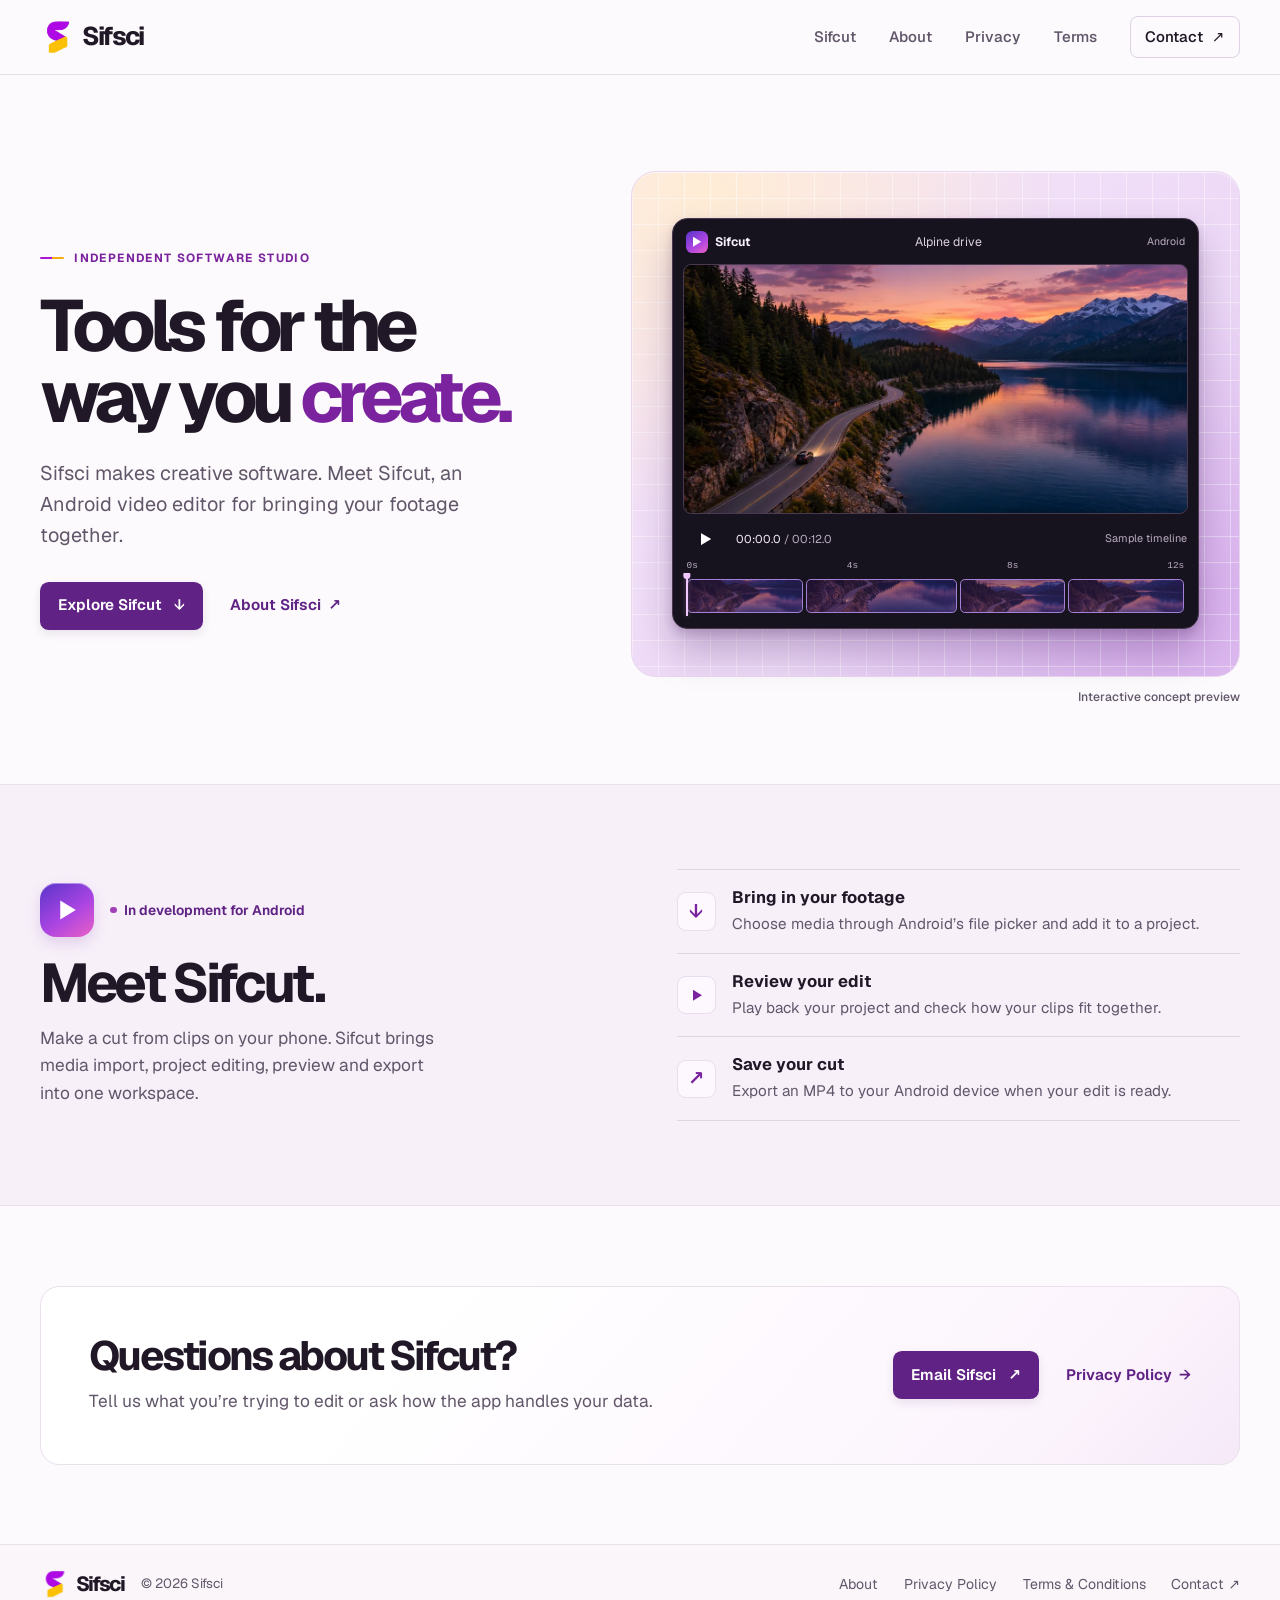
<file: index.html>
<!doctype html>
<html lang="en">
<head>
  <meta charset="utf-8">
  <meta name="viewport" content="width=device-width, initial-scale=1">
  <title>Sifsci — Creative software for everyday ideas</title>
  <meta name="description" content="Sifsci is an independent software studio building Sifcut, a video editor for Android.">
  <meta name="theme-color" content="#fcfafc">
  <meta property="og:type" content="website">
  <meta property="og:site_name" content="Sifsci">
  <meta property="og:title" content="Sifsci — Creative software for everyday ideas">
  <meta property="og:description" content="Sifsci is an independent software studio building Sifcut, a video editor for Android.">
  <link rel="icon" href="./assets/favicon.png" type="image/png">
  <link rel="preload" href="./assets/geist.woff" as="font" type="font/woff" crossorigin>
  <link rel="stylesheet" href="./assets/site.css">
  <script src="./assets/site.js" defer></script>
</head>
<body>
  <a class="skip-link" href="#main">Skip to content</a>
  <header class="site-header">
    <div class="shell header-inner">
      <a class="brand" href="./" aria-label="Sifsci home">
        <img src="./assets/sifsci-mark.png" width="36" height="36" alt="">
        <span>Sifsci</span>
      </a>
      <button class="menu-toggle" type="button" aria-controls="primary-nav" aria-label="Open navigation" aria-expanded="false" hidden>
        <span></span><span></span>
      </button>
      <nav class="primary-nav" id="primary-nav" aria-label="Main navigation">
        <a href="./#sifcut">Sifcut</a>
        <a href="./about/">About</a>
        <a href="./privacy-policy/">Privacy</a>
        <a href="./terms/">Terms</a>
        <a class="nav-contact" href="mailto:ronit@sifsci.com">Contact <span aria-hidden="true">↗</span></a>
      </nav>
    </div>
  </header>
  <main id="main">
    <section class="shell hero" aria-labelledby="hero-title">
      <div class="hero-copy">
        <p class="eyebrow">Independent software studio</p>
        <h1 id="hero-title">Tools for the<br class="hero-break"> way you <span>create.</span></h1>
        <p class="hero-lede">Sifsci makes creative software. Meet Sifcut, an Android video editor for bringing your footage together.</p>
        <div class="hero-actions">
          <a class="button button-primary" href="#sifcut">Explore Sifcut <span aria-hidden="true">↓</span></a>
          <a class="text-link" href="./about/">About Sifsci <span aria-hidden="true">↗</span></a>
        </div>
      </div>

      <figure class="hero-visual">
        <div class="preview-stage">
          <div class="editor" data-editor>
            <div class="editor-titlebar">
              <span class="editor-app"><span class="sifcut-mark" aria-hidden="true"></span>Sifcut</span>
              <span class="editor-project">Alpine drive</span>
              <span class="editor-platform">Android</span>
            </div>
            <div class="editor-screen">
              <img class="editor-image" src="./assets/alpine-drive.webp" width="1120" height="630" alt="A road winding beside a mountain lake at dusk" fetchpriority="high">
            </div>
            <div class="editor-controls" data-controls hidden>
              <button class="play-button" type="button" aria-label="Play demo" data-play>
                <span class="play-icon" aria-hidden="true"></span>
              </button>
              <span class="editor-counter"><span data-time>00:00.0</span><span class="editor-total"> / 00:12.0</span></span>
              <span class="editor-preview-label">Sample timeline</span>
            </div>
            <div class="timeline" data-timeline hidden>
              <div class="timeline-ruler" aria-hidden="true"><span>0s</span><span>4s</span><span>8s</span><span>12s</span></div>
              <div class="timeline-track">
                <div class="timeline-clips" aria-hidden="true"><span></span><span></span><span></span><span></span></div>
                <span class="timeline-playhead" aria-hidden="true"></span>
                <label class="sr-only" for="demo-timeline">Scrub the sample timeline</label>
                <input id="demo-timeline" type="range" min="0" max="12" value="0" step="0.1">
              </div>
            </div>
          </div>
        </div>
        <figcaption>Interactive concept preview</figcaption>
      </figure>
    </section>

    <section class="product-section" id="sifcut" aria-labelledby="sifcut-title">
      <div class="shell product-inner">
        <div class="product-intro">
          <div class="product-status">
            <span class="sifcut-mark product-mark" aria-hidden="true"></span>
            <span class="status-label"><span></span> In development for Android</span>
          </div>
          <h2 id="sifcut-title">Meet Sifcut.</h2>
          <p>Make a cut from clips on your phone. Sifcut brings media import, project editing, preview and export into one workspace.</p>
        </div>
        <div class="product-details">
          <div class="workflow-step">
            <div class="workflow-icon icon-import" aria-hidden="true">↓</div>
            <div><h3>Bring in your footage</h3><p>Choose media through Android’s file picker and add it to a project.</p></div>
          </div>
          <div class="workflow-step">
            <div class="workflow-icon icon-preview" aria-hidden="true"><span></span></div>
            <div><h3>Review your edit</h3><p>Play back your project and check how your clips fit together.</p></div>
          </div>
          <div class="workflow-step">
            <div class="workflow-icon icon-export" aria-hidden="true">↗</div>
            <div><h3>Save your cut</h3><p>Export an MP4 to your Android device when your edit is ready.</p></div>
          </div>
        </div>
      </div>
    </section>

    <section class="shell contact-section" aria-labelledby="contact-title">
      <div class="contact-card">
        <div>
          <h2 id="contact-title">Questions about Sifcut?</h2>
          <p>Tell us what you’re trying to edit or ask how the app handles your data.</p>
        </div>
        <div class="contact-actions">
          <a class="button button-primary" href="mailto:ronit@sifsci.com">Email Sifsci <span aria-hidden="true">↗</span></a>
          <a class="text-link" href="./privacy-policy/">Privacy Policy <span aria-hidden="true">→</span></a>
        </div>
      </div>
    </section>
  </main>
  <footer class="site-footer">
    <div class="shell footer-inner">
      <div class="footer-brand">
        <a class="brand" href="./" aria-label="Sifsci home">
          <img src="./assets/sifsci-mark.png" width="30" height="30" alt="">
          <span>Sifsci</span>
        </a>
        <small>© 2026 Sifsci</small>
      </div>
      <nav class="footer-nav" aria-label="Footer navigation">
        <a href="./about/">About</a>
        <a href="./privacy-policy/">Privacy Policy</a>
        <a href="./terms/">Terms &amp; Conditions</a>
        <a href="mailto:ronit@sifsci.com">Contact <span aria-hidden="true">↗</span></a>
      </nav>
    </div>
  </footer>
</body>
</html>
</file>
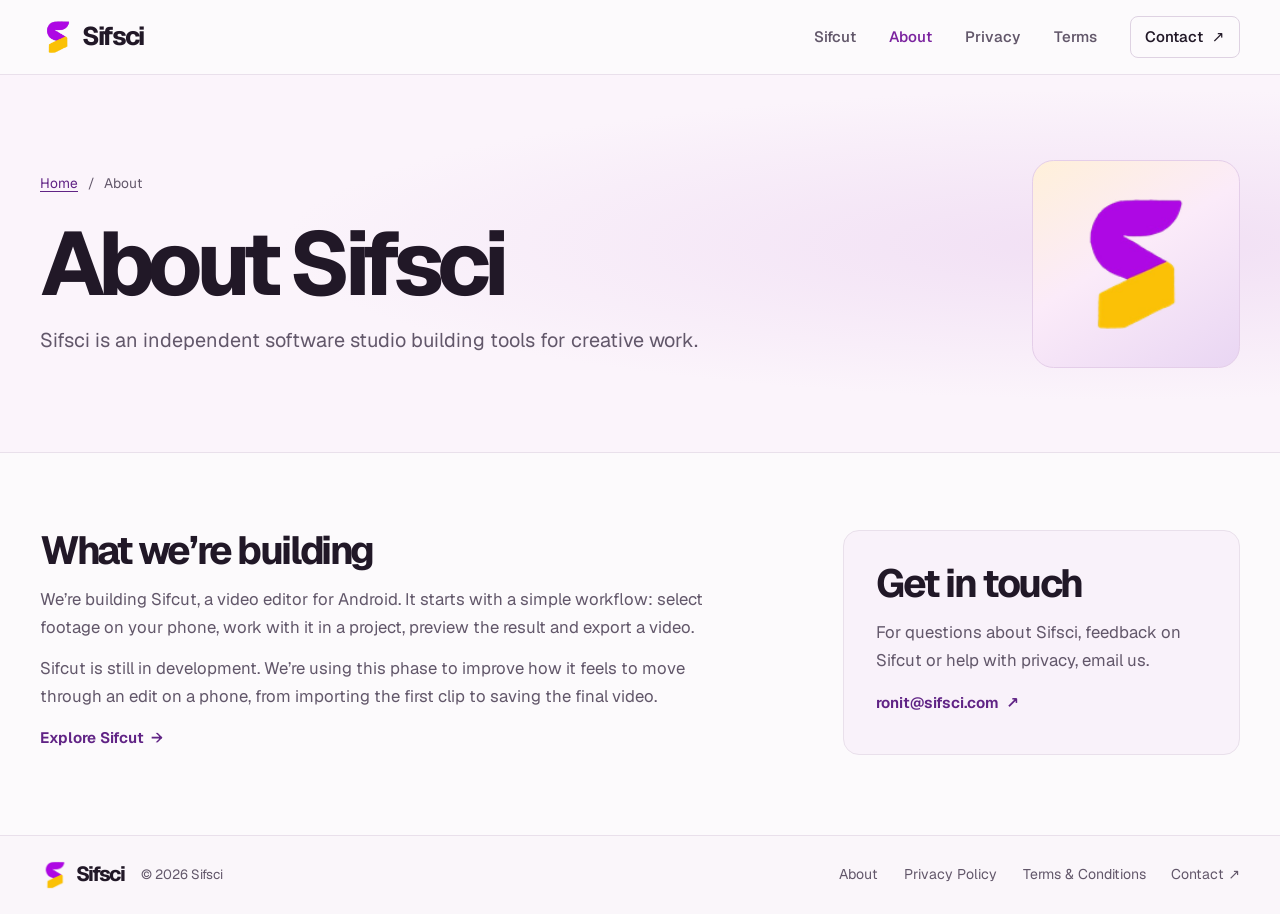
<file: about/index.html>
<!doctype html>
<html lang="en">
<head>
  <meta charset="utf-8">
  <meta name="viewport" content="width=device-width, initial-scale=1">
  <title>About Sifsci</title>
  <meta name="description" content="Meet Sifsci, the independent software studio building Sifcut for Android.">
  <meta name="theme-color" content="#fcfafc">
  <meta property="og:type" content="website">
  <meta property="og:site_name" content="Sifsci">
  <meta property="og:title" content="About Sifsci">
  <meta property="og:description" content="Meet Sifsci, the independent software studio building Sifcut for Android.">
  <link rel="icon" href="../assets/favicon.png" type="image/png">
  <link rel="preload" href="../assets/geist.woff" as="font" type="font/woff" crossorigin>
  <link rel="stylesheet" href="../assets/site.css">
  <script src="../assets/site.js" defer></script>
</head>
<body>
  <a class="skip-link" href="#main">Skip to content</a>
  <header class="site-header">
    <div class="shell header-inner">
      <a class="brand" href="../" aria-label="Sifsci home">
        <img src="../assets/sifsci-mark.png" width="36" height="36" alt="">
        <span>Sifsci</span>
      </a>
      <button class="menu-toggle" type="button" aria-controls="primary-nav" aria-label="Open navigation" aria-expanded="false" hidden>
        <span></span><span></span>
      </button>
      <nav class="primary-nav" id="primary-nav" aria-label="Main navigation">
        <a href="../#sifcut">Sifcut</a>
        <a href="../about/" aria-current="page">About</a>
        <a href="../privacy-policy/">Privacy</a>
        <a href="../terms/">Terms</a>
        <a class="nav-contact" href="mailto:ronit@sifsci.com">Contact <span aria-hidden="true">↗</span></a>
      </nav>
    </div>
  </header>
  <main id="main">
    <section class="subpage-hero">
      <div class="shell about-hero-inner">
        <div>
          <p class="breadcrumb"><a href="../">Home</a><span aria-hidden="true">/</span> About</p>
          <h1>About Sifsci</h1>
          <p class="subpage-lede">Sifsci is an independent software studio building tools for creative work.</p>
        </div>
        <div class="about-mark" aria-hidden="true">
          <img src="../assets/sifsci-mark.png" width="128" height="128" alt="">
        </div>
      </div>
    </section>
    <div class="shell about-body">
      <section class="about-story" aria-labelledby="our-work">
        <h2 id="our-work">What we’re building</h2>
        <p>We’re building Sifcut, a video editor for Android. It starts with a simple workflow: select footage on your phone, work with it in a project, preview the result and export a video.</p>
        <p>Sifcut is still in development. We’re using this phase to improve how it feels to move through an edit on a phone, from importing the first clip to saving the final video.</p>
        <a class="text-link" href="../#sifcut">Explore Sifcut <span aria-hidden="true">→</span></a>
      </section>
      <section class="about-contact" aria-labelledby="about-contact-title">
        <h2 id="about-contact-title">Get in touch</h2>
        <p>For questions about Sifsci, feedback on Sifcut or help with privacy, email us.</p>
        <a class="text-link email-address" href="mailto:ronit@sifsci.com">ronit@sifsci.com <span aria-hidden="true">↗</span></a>
      </section>
    </div>
  </main>
  <footer class="site-footer">
    <div class="shell footer-inner">
      <div class="footer-brand">
        <a class="brand" href="../" aria-label="Sifsci home">
          <img src="../assets/sifsci-mark.png" width="30" height="30" alt="">
          <span>Sifsci</span>
        </a>
        <small>© 2026 Sifsci</small>
      </div>
      <nav class="footer-nav" aria-label="Footer navigation">
        <a href="../about/">About</a>
        <a href="../privacy-policy/">Privacy Policy</a>
        <a href="../terms/">Terms &amp; Conditions</a>
        <a href="mailto:ronit@sifsci.com">Contact <span aria-hidden="true">↗</span></a>
      </nav>
    </div>
  </footer>
</body>
</html>
</file>
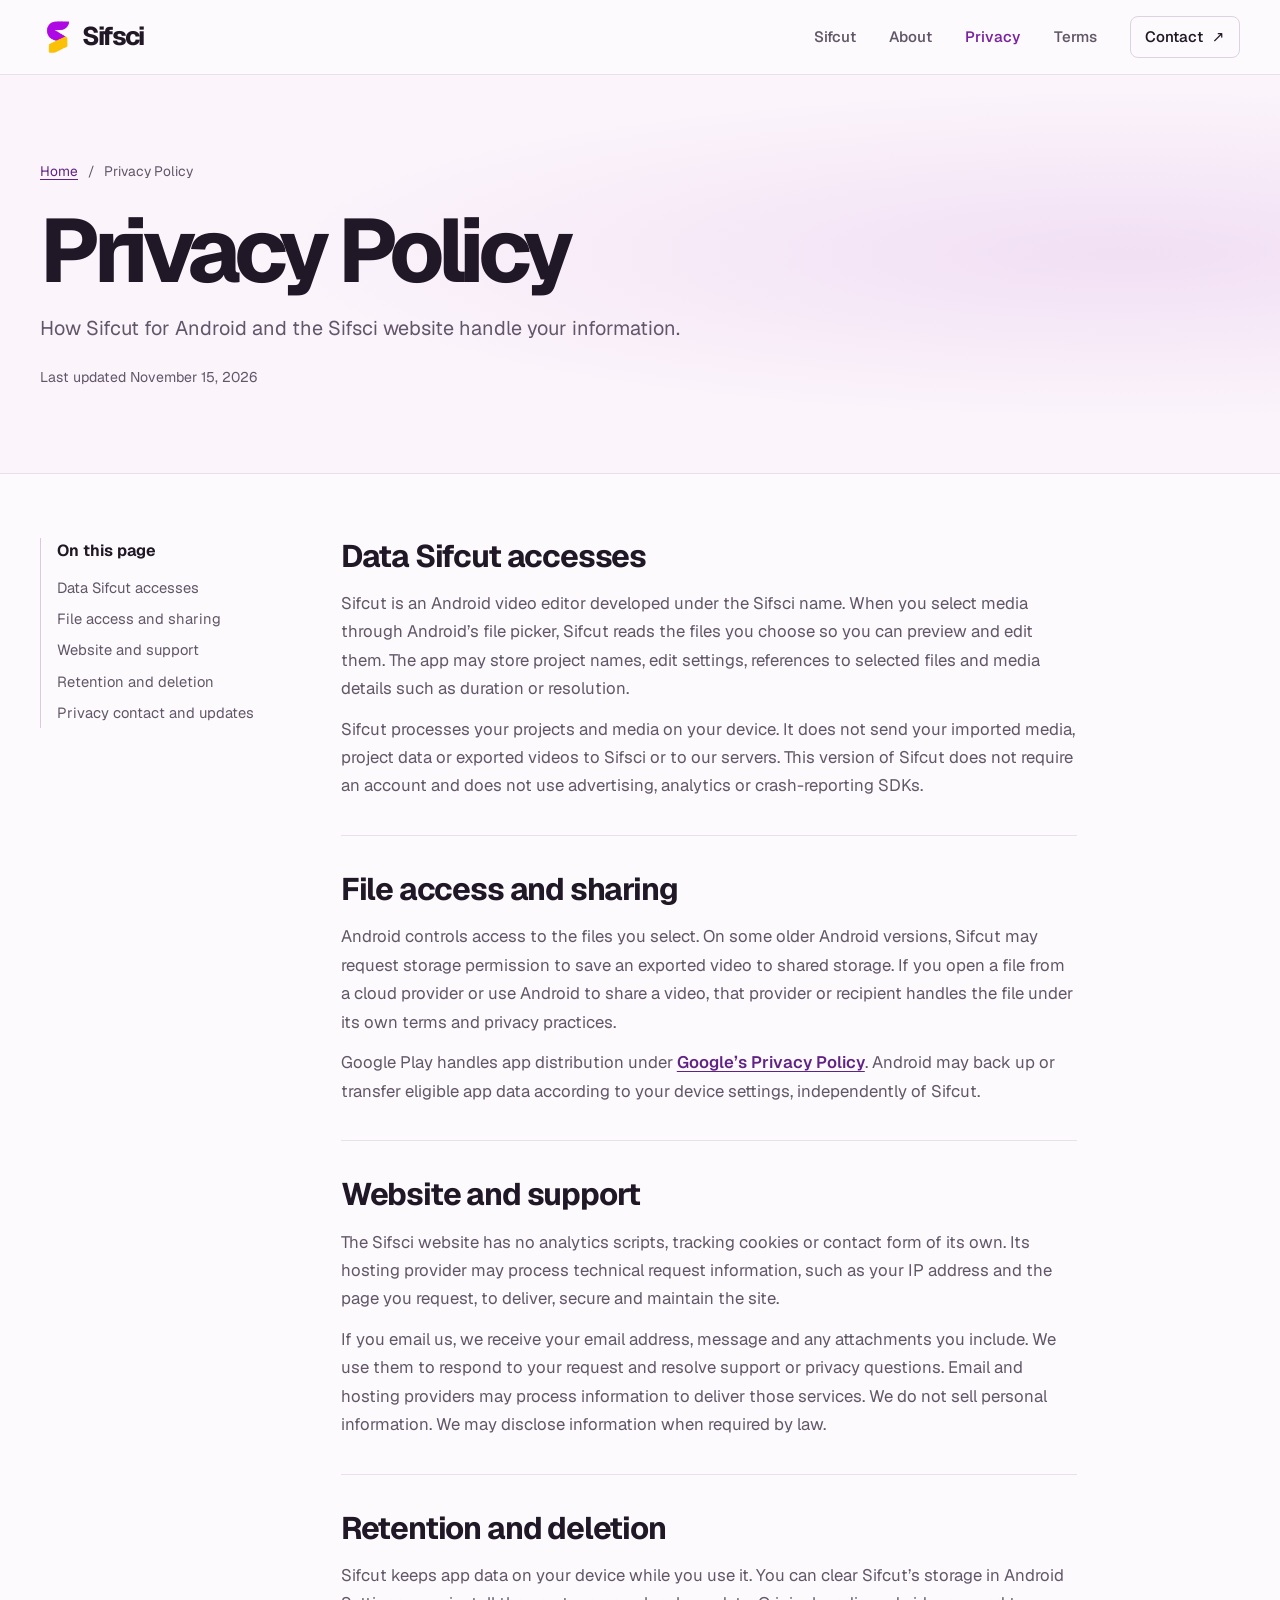
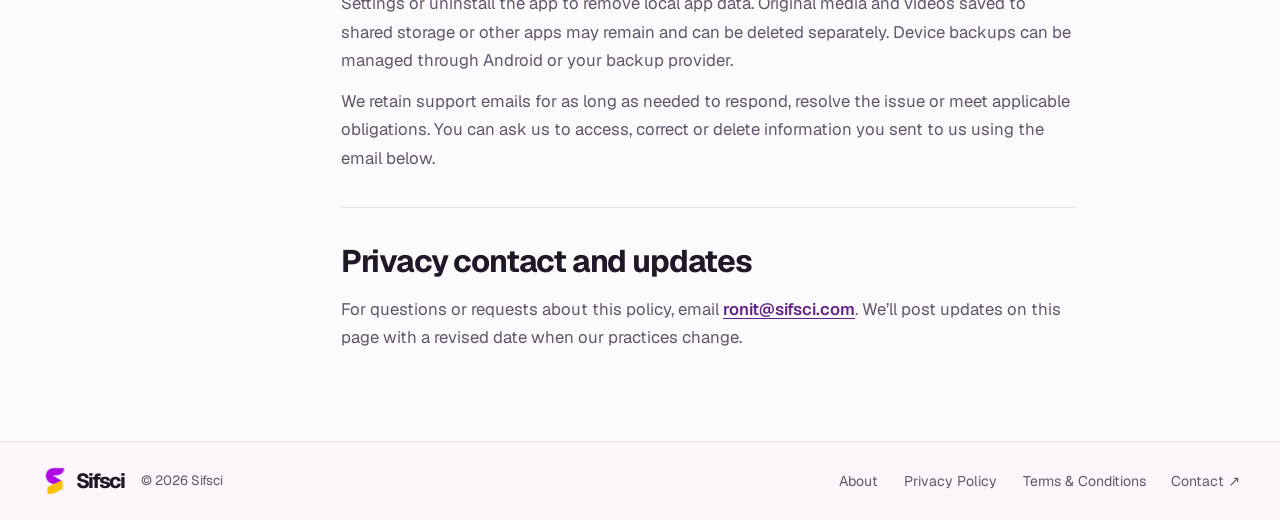
<file: privacy-policy/index.html>
<!doctype html>
<html lang="en">
<head>
  <meta charset="utf-8">
  <meta name="viewport" content="width=device-width, initial-scale=1">
  <title>Privacy Policy | Sifsci and Sifcut</title>
  <meta name="description" content="Learn how Sifcut for Android and the Sifsci website access, use and retain information.">
  <meta name="theme-color" content="#fcfafc">
  <meta property="og:type" content="website">
  <meta property="og:site_name" content="Sifsci">
  <meta property="og:title" content="Privacy Policy | Sifsci and Sifcut">
  <meta property="og:description" content="Learn how Sifcut for Android and the Sifsci website access, use and retain information.">
  <link rel="icon" href="../assets/favicon.png" type="image/png">
  <link rel="preload" href="../assets/geist.woff" as="font" type="font/woff" crossorigin>
  <link rel="stylesheet" href="../assets/site.css">
  <script src="../assets/site.js" defer></script>
</head>
<body>
  <a class="skip-link" href="#main">Skip to content</a>
  <header class="site-header">
    <div class="shell header-inner">
      <a class="brand" href="../" aria-label="Sifsci home">
        <img src="../assets/sifsci-mark.png" width="36" height="36" alt="">
        <span>Sifsci</span>
      </a>
      <button class="menu-toggle" type="button" aria-controls="primary-nav" aria-label="Open navigation" aria-expanded="false" hidden>
        <span></span><span></span>
      </button>
      <nav class="primary-nav" id="primary-nav" aria-label="Main navigation">
        <a href="../#sifcut">Sifcut</a>
        <a href="../about/">About</a>
        <a href="../privacy-policy/" aria-current="page">Privacy</a>
        <a href="../terms/">Terms</a>
        <a class="nav-contact" href="mailto:ronit@sifsci.com">Contact <span aria-hidden="true">↗</span></a>
      </nav>
    </div>
  </header>
  <main id="main">
    <section class="subpage-hero">
      <div class="shell document-heading">
        <p class="breadcrumb"><a href="../">Home</a><span aria-hidden="true">/</span> Privacy Policy</p>
        <h1>Privacy Policy</h1>
        <p class="subpage-lede">How Sifcut for Android and the Sifsci website handle your information.</p>
        <p class="updated">Last updated <time datetime="2026-11-15">November 15, 2026</time></p>
      </div>
    </section>
    <div class="shell document-layout" id="privacy">
      <aside class="document-sidebar">
        <nav aria-label="On this page">
          <p>On this page</p>
          <a href="#app-data">Data Sifcut accesses</a>
          <a href="#permissions">File access and sharing</a>
          <a href="#website-and-email">Website and support</a>
          <a href="#retention">Retention and deletion</a>
          <a href="#privacy-contact">Privacy contact and updates</a>
        </nav>
      </aside>
      <article class="document-body" aria-label="Privacy Policy">
        <section id="app-data" aria-labelledby="app-data-heading">
          <h2 id="app-data-heading">Data Sifcut accesses</h2>
          <p>Sifcut is an Android video editor developed under the Sifsci name. When you select media through Android’s file picker, Sifcut reads the files you choose so you can preview and edit them. The app may store project names, edit settings, references to selected files and media details such as duration or resolution.</p>
          <p>Sifcut processes your projects and media on your device. It does not send your imported media, project data or exported videos to Sifsci or to our servers. This version of Sifcut does not require an account and does not use advertising, analytics or crash-reporting SDKs.</p>
        </section>
        <section id="permissions" aria-labelledby="permissions-heading">
          <h2 id="permissions-heading">File access and sharing</h2>
          <p>Android controls access to the files you select. On some older Android versions, Sifcut may request storage permission to save an exported video to shared storage. If you open a file from a cloud provider or use Android to share a video, that provider or recipient handles the file under its own terms and privacy practices.</p>
          <p>Google Play handles app distribution under <a href="https://policies.google.com/privacy">Google’s Privacy Policy</a>. Android may back up or transfer eligible app data according to your device settings, independently of Sifcut.</p>
        </section>
        <section id="website-and-email" aria-labelledby="website-and-email-heading">
          <h2 id="website-and-email-heading">Website and support</h2>
          <p>The Sifsci website has no analytics scripts, tracking cookies or contact form of its own. Its hosting provider may process technical request information, such as your IP address and the page you request, to deliver, secure and maintain the site.</p>
          <p>If you email us, we receive your email address, message and any attachments you include. We use them to respond to your request and resolve support or privacy questions. Email and hosting providers may process information to deliver those services. We do not sell personal information. We may disclose information when required by law.</p>
        </section>
        <section id="retention" aria-labelledby="retention-heading">
          <h2 id="retention-heading">Retention and deletion</h2>
          <p>Sifcut keeps app data on your device while you use it. You can clear Sifcut’s storage in Android Settings or uninstall the app to remove local app data. Original media and videos saved to shared storage or other apps may remain and can be deleted separately. Device backups can be managed through Android or your backup provider.</p>
          <p>We retain support emails for as long as needed to respond, resolve the issue or meet applicable obligations. You can ask us to access, correct or delete information you sent to us using the email below.</p>
        </section>
        <section id="privacy-contact" aria-labelledby="privacy-contact-heading">
          <h2 id="privacy-contact-heading">Privacy contact and updates</h2>
          <p>For questions or requests about this policy, email <a href="mailto:ronit@sifsci.com">ronit@sifsci.com</a>. We’ll post updates on this page with a revised date when our practices change.</p>
        </section>
      </article>
    </div>
  </main>
  <footer class="site-footer">
    <div class="shell footer-inner">
      <div class="footer-brand">
        <a class="brand" href="../" aria-label="Sifsci home">
          <img src="../assets/sifsci-mark.png" width="30" height="30" alt="">
          <span>Sifsci</span>
        </a>
        <small>© 2026 Sifsci</small>
      </div>
      <nav class="footer-nav" aria-label="Footer navigation">
        <a href="../about/">About</a>
        <a href="../privacy-policy/">Privacy Policy</a>
        <a href="../terms/">Terms &amp; Conditions</a>
        <a href="mailto:ronit@sifsci.com">Contact <span aria-hidden="true">↗</span></a>
      </nav>
    </div>
  </footer>
</body>
</html>
</file>
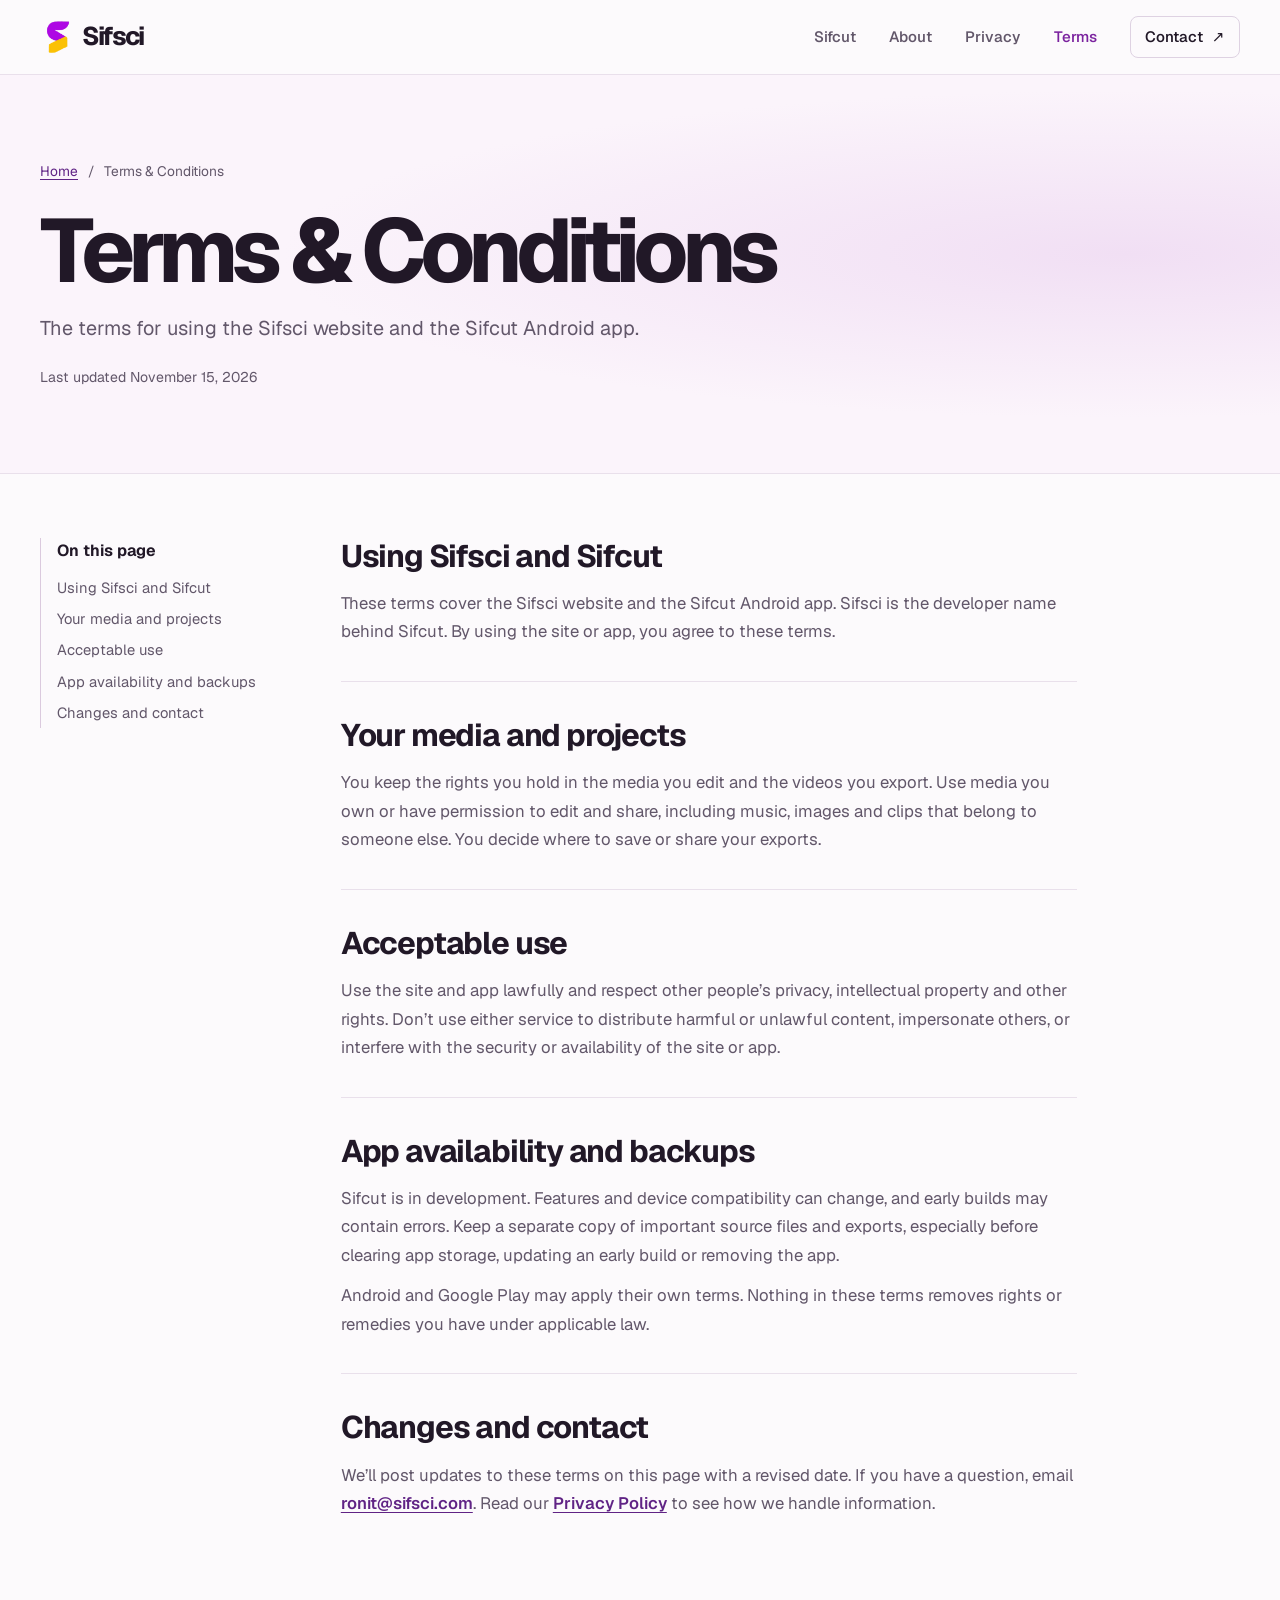
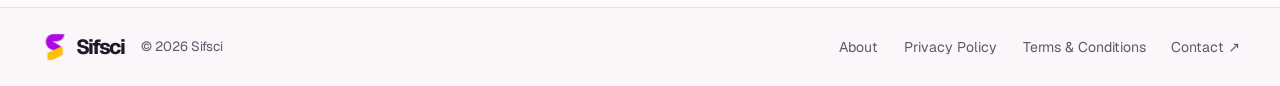
<file: terms/index.html>
<!doctype html>
<html lang="en">
<head>
  <meta charset="utf-8">
  <meta name="viewport" content="width=device-width, initial-scale=1">
  <title>Terms &amp; Conditions | Sifsci</title>
  <meta name="description" content="Read the terms for using the Sifsci website and Sifcut for Android.">
  <meta name="theme-color" content="#fcfafc">
  <meta property="og:type" content="website">
  <meta property="og:site_name" content="Sifsci">
  <meta property="og:title" content="Terms &amp; Conditions | Sifsci">
  <meta property="og:description" content="Read the terms for using the Sifsci website and Sifcut for Android.">
  <link rel="icon" href="../assets/favicon.png" type="image/png">
  <link rel="preload" href="../assets/geist.woff" as="font" type="font/woff" crossorigin>
  <link rel="stylesheet" href="../assets/site.css">
  <script src="../assets/site.js" defer></script>
</head>
<body>
  <a class="skip-link" href="#main">Skip to content</a>
  <header class="site-header">
    <div class="shell header-inner">
      <a class="brand" href="../" aria-label="Sifsci home">
        <img src="../assets/sifsci-mark.png" width="36" height="36" alt="">
        <span>Sifsci</span>
      </a>
      <button class="menu-toggle" type="button" aria-controls="primary-nav" aria-label="Open navigation" aria-expanded="false" hidden>
        <span></span><span></span>
      </button>
      <nav class="primary-nav" id="primary-nav" aria-label="Main navigation">
        <a href="../#sifcut">Sifcut</a>
        <a href="../about/">About</a>
        <a href="../privacy-policy/">Privacy</a>
        <a href="../terms/" aria-current="page">Terms</a>
        <a class="nav-contact" href="mailto:ronit@sifsci.com">Contact <span aria-hidden="true">↗</span></a>
      </nav>
    </div>
  </header>
  <main id="main">
    <section class="subpage-hero">
      <div class="shell document-heading">
        <p class="breadcrumb"><a href="../">Home</a><span aria-hidden="true">/</span> Terms &amp; Conditions</p>
        <h1>Terms &amp; Conditions</h1>
        <p class="subpage-lede">The terms for using the Sifsci website and the Sifcut Android app.</p>
        <p class="updated">Last updated <time datetime="2026-11-15">November 15, 2026</time></p>
      </div>
    </section>
    <div class="shell document-layout" id="terms">
      <aside class="document-sidebar">
        <nav aria-label="On this page">
          <p>On this page</p>
          <a href="#scope">Using Sifsci and Sifcut</a>
          <a href="#media-rights">Your media and projects</a>
          <a href="#acceptable-use">Acceptable use</a>
          <a href="#availability">App availability and backups</a>
          <a href="#terms-contact">Changes and contact</a>
        </nav>
      </aside>
      <article class="document-body" aria-label="Terms &amp; Conditions">
        <section id="scope" aria-labelledby="scope-heading">
          <h2 id="scope-heading">Using Sifsci and Sifcut</h2>
          <p>These terms cover the Sifsci website and the Sifcut Android app. Sifsci is the developer name behind Sifcut. By using the site or app, you agree to these terms.</p>
        </section>
        <section id="media-rights" aria-labelledby="media-rights-heading">
          <h2 id="media-rights-heading">Your media and projects</h2>
          <p>You keep the rights you hold in the media you edit and the videos you export. Use media you own or have permission to edit and share, including music, images and clips that belong to someone else. You decide where to save or share your exports.</p>
        </section>
        <section id="acceptable-use" aria-labelledby="acceptable-use-heading">
          <h2 id="acceptable-use-heading">Acceptable use</h2>
          <p>Use the site and app lawfully and respect other people’s privacy, intellectual property and other rights. Don’t use either service to distribute harmful or unlawful content, impersonate others, or interfere with the security or availability of the site or app.</p>
        </section>
        <section id="availability" aria-labelledby="availability-heading">
          <h2 id="availability-heading">App availability and backups</h2>
          <p>Sifcut is in development. Features and device compatibility can change, and early builds may contain errors. Keep a separate copy of important source files and exports, especially before clearing app storage, updating an early build or removing the app.</p>
          <p>Android and Google Play may apply their own terms. Nothing in these terms removes rights or remedies you have under applicable law.</p>
        </section>
        <section id="terms-contact" aria-labelledby="terms-contact-heading">
          <h2 id="terms-contact-heading">Changes and contact</h2>
          <p>We’ll post updates to these terms on this page with a revised date. If you have a question, email <a href="mailto:ronit@sifsci.com">ronit@sifsci.com</a>. Read our <a href="../privacy-policy/">Privacy Policy</a> to see how we handle information.</p>
        </section>
      </article>
    </div>
  </main>
  <footer class="site-footer">
    <div class="shell footer-inner">
      <div class="footer-brand">
        <a class="brand" href="../" aria-label="Sifsci home">
          <img src="../assets/sifsci-mark.png" width="30" height="30" alt="">
          <span>Sifsci</span>
        </a>
        <small>© 2026 Sifsci</small>
      </div>
      <nav class="footer-nav" aria-label="Footer navigation">
        <a href="../about/">About</a>
        <a href="../privacy-policy/">Privacy Policy</a>
        <a href="../terms/">Terms &amp; Conditions</a>
        <a href="mailto:ronit@sifsci.com">Contact <span aria-hidden="true">↗</span></a>
      </nav>
    </div>
  </footer>
</body>
</html>
</file>
<file: assets/site.css>
@font-face {
  font-family: Geist;
  src: url("geist.woff") format("woff");
  font-weight: 100 900;
  font-style: normal;
  font-display: swap;
}

:root {
  color-scheme: light;
  --paper: #fcfafc;
  --white: #fff;
  --ink: #211827;
  --muted: #62576a;
  --line: #e9e0eb;
  --plum: #602385;
  --plum-dark: #43175f;
  --accent: #7b239f;
  --light-plum: #f6eaf9;
  --shell: 75rem;
  font-family: Geist, system-ui, -apple-system, "Segoe UI", sans-serif;
  background: var(--paper);
  color: var(--ink);
}

*, *::before, *::after { box-sizing: border-box; }
body { margin: 0; min-width: 0; font-size: 1rem; line-height: 1.6; }
[hidden] { display: none !important; }
img { display: block; max-width: 100%; }
a { color: inherit; }
button, input { font: inherit; }
button { cursor: pointer; }
:focus-visible { outline: 3px solid #9732c2; outline-offset: 5px; }
h1, h2, h3, p, figure { margin: 0; }
h1, h2, h3 { line-height: 1.05; }
section[id], main[id] { scroll-margin-top: 6.25rem; }

.shell { width: min(var(--shell), 100% - 4rem); margin-inline: auto; }
.sr-only, .skip-link:not(:focus) {
  position: absolute;
  width: 1px;
  height: 1px;
  padding: 0;
  margin: -1px;
  overflow: hidden;
  clip-path: inset(50%);
  white-space: nowrap;
}
.skip-link:focus {
  position: fixed;
  top: 0.6rem;
  left: 0.6rem;
  z-index: 30;
  padding: 0.55rem 0.9rem;
  color: #fff;
  background: var(--plum-dark);
  border-radius: 0.4rem;
}

.site-header {
  position: sticky;
  top: 0;
  z-index: 10;
  border-bottom: 1px solid var(--line);
  background: var(--paper);
}
.header-inner { min-height: 4.65rem; display: flex; align-items: center; justify-content: space-between; }
.brand {
  display: inline-flex;
  align-items: center;
  gap: 0.35rem;
  flex: none;
  color: var(--ink);
  text-decoration: none;
  font-size: 1.6rem;
  line-height: 1;
  font-weight: 740;
  letter-spacing: -0.065em;
}
.brand img { flex: none; }
.primary-nav { display: flex; align-items: center; gap: clamp(1.25rem, 2.6vw, 2.5rem); }
.primary-nav a {
  text-decoration: none;
  font-size: 0.94rem;
  font-weight: 540;
  color: var(--muted);
  transition: color 160ms ease;
}
.primary-nav a:hover, .primary-nav a[aria-current="page"] { color: var(--accent); }
.primary-nav .nav-contact {
  display: inline-flex;
  align-items: center;
  gap: 0.55rem;
  padding: 0.48rem 0.9rem;
  color: var(--ink);
  border: 1px solid #ded2e2;
  border-radius: 0.5rem;
}
.primary-nav .nav-contact:hover { color: var(--accent); border-color: #b291bf; }
.menu-toggle { display: none; }

.hero {
  display: grid;
  grid-template-columns: minmax(0, 0.96fr) minmax(0, 1.11fr);
  align-items: center;
  gap: clamp(2rem, 5vw, 4.75rem);
  padding-block: clamp(3.8rem, 7.5vw, 6.8rem) clamp(3.8rem, 6vw, 5.5rem);
}
.eyebrow {
  display: flex;
  align-items: center;
  gap: 0.65rem;
  margin-bottom: 1.35rem;
  color: var(--accent);
  font-size: 0.74rem;
  font-weight: 690;
  letter-spacing: 0.115em;
  text-transform: uppercase;
}
.eyebrow::before {
  content: "";
  width: 1.5rem;
  height: 2px;
  border-radius: 2px;
  background: linear-gradient(90deg, #af14d0 52%, #f4ac14 52%);
}
.hero h1 {
  font-size: clamp(3.4rem, 5.65vw, 5.15rem);
  font-weight: 730;
  letter-spacing: -0.078em;
  line-height: 0.99;
}
.hero h1 span { color: var(--accent); }
.hero-lede, .subpage-lede { color: var(--muted); font-size: clamp(1.1rem, 1.55vw, 1.25rem); }
.hero-lede { max-width: 28rem; margin-top: 1.6rem; line-height: 1.56; }
.hero-actions, .contact-actions { display: flex; flex-wrap: wrap; align-items: center; gap: 1.15rem 1.7rem; }
.hero-actions { margin-top: 1.9rem; }
.button {
  display: inline-flex;
  align-items: center;
  justify-content: center;
  gap: 0.8rem;
  min-height: 3rem;
  padding: 0.65rem 1.1rem;
  border-radius: 0.55rem;
  text-decoration: none;
  font-size: 0.95rem;
  font-weight: 630;
  transition: background 170ms ease, box-shadow 170ms ease;
}
.button-primary { background: var(--plum); color: #fff; box-shadow: 0 4px 10px #39104d19; }
.button-primary:hover { background: var(--plum-dark); box-shadow: 0 5px 14px #39104d2b; }
.button span, .text-link span { font-weight: 570; }
.text-link {
  display: inline-flex;
  align-items: center;
  gap: 0.45rem;
  min-height: 2.4rem;
  color: var(--plum);
  font-size: 0.95rem;
  font-weight: 640;
  text-decoration: none;
}
.text-link:hover { text-decoration: underline; text-underline-offset: 0.23em; }

.hero-visual { align-self: center; min-width: 0; }
.preview-stage {
  padding: clamp(1.35rem, 3.6vw, 3.25rem) clamp(1.05rem, 3.1vw, 2.7rem);
  border: 1px solid #e8d5ef;
  border-radius: 1.55rem;
  background:
    linear-gradient(#fff6 1px, transparent 1px),
    linear-gradient(90deg, #fff6 1px, transparent 1px),
    radial-gradient(ellipse at 89% 86%, #d7aeec 0%, transparent 52%),
    radial-gradient(ellipse at 12% 4%, #ffecd5 0%, transparent 47%),
    linear-gradient(138deg, #f8e8f7, #eedaf7 52%, #e6d4f4);
  background-size: 26px 26px, 26px 26px, auto, auto, auto;
  box-shadow: inset 0 1px #fff9;
}
.hero-visual figcaption {
  margin-top: 0.7rem;
  text-align: right;
  font-size: 0.76rem;
  font-weight: 520;
  color: var(--muted);
}
.editor {
  --demo-progress: 0%;
  overflow: hidden;
  border: 1px solid #47374f;
  border-radius: 0.95rem;
  color: #f7effb;
  background: #17131e;
  box-shadow: 0 1.4rem 2.4rem #3e1a5745, 0 0.3rem 0.6rem #381a5130;
}
.editor-titlebar {
  display: flex;
  align-items: center;
  gap: 0.6rem;
  justify-content: space-between;
  padding: 0.72rem 0.85rem;
  font-size: 0.77rem;
  line-height: 1.3;
}
.editor-app { display: inline-flex; align-items: center; gap: 0.46rem; font-weight: 680; }
.editor-project { color: #dbcfdf; }
.editor-platform { color: #baacc1; font-size: 0.66rem; }
.sifcut-mark {
  position: relative;
  flex: none;
  display: inline-grid;
  place-items: center;
  width: 1.35rem;
  height: 1.35rem;
  border-radius: 0.4rem;
  background: linear-gradient(145deg, #5f36cc 5%, #ac45e2 57%, #eb60c5);
}
.sifcut-mark::after, .play-icon {
  content: "";
  width: 0.53rem;
  height: 0.66rem;
  background: white;
  clip-path: polygon(0 0, 100% 50%, 0 100%);
}
.editor-screen {
  overflow: hidden;
  aspect-ratio: 2.02;
  margin-inline: 0.64rem;
  border: 1px solid #493a51;
  border-radius: 0.52rem;
  background: #282036;
}
.editor-image {
  width: 100%;
  height: 100%;
  object-fit: cover;
  object-position: 50% 53%;
  transform: translateX(var(--frame-offset, 0%)) scale(var(--frame-zoom, 1.015));
}
.editor-controls {
  display: flex;
  align-items: center;
  gap: 0.55rem;
  min-height: 2.8rem;
  margin: 0.15rem 0.68rem 0;
}
.play-button {
  display: grid;
  flex: none;
  place-items: center;
  min-width: 2.75rem;
  min-height: 2.75rem;
  padding: 0;
  border: 1px solid transparent;
  border-radius: 0.5rem;
  color: white;
  background: transparent;
}
.play-button:hover { background: #33283f; }
.play-button:focus-visible { outline: 2px solid #e9acff; outline-offset: -3px; }
.play-button .play-icon { width: 0.65rem; height: 0.76rem; margin-left: 0.08rem; }
.play-button[data-playing] .play-icon { clip-path: none; margin-left: 0; background: linear-gradient(90deg, #fff 36%, transparent 36%, transparent 64%, #fff 64%); }
.editor-counter { font-size: 0.71rem; font-variant-numeric: tabular-nums; white-space: nowrap; }
.editor-total, .editor-preview-label { color: #baacc1; }
.editor-preview-label { margin-left: auto; font-size: 0.68rem; }
.timeline { padding: 0 0.88rem 0.97rem; }
.timeline-ruler {
  display: flex;
  justify-content: space-between;
  color: #baacc1;
  font-family: ui-monospace, monospace;
  font-size: 0.59rem;
  line-height: 1.1;
}
.timeline-track {
  position: relative;
  margin-top: 0.42rem;
  border-radius: 0.38rem;
}
.timeline-track:focus-within { outline: 2px solid #e9acff; outline-offset: 4px; }
.timeline-clips {
  display: grid;
  grid-template-columns: 1fr 1.3fr 0.9fr 1fr;
  gap: 0.2rem;
  pointer-events: none;
}
.timeline-clips span {
  display: block;
  height: 2.15rem;
  border: 1px solid #a280d5;
  border-radius: 0.3rem;
  background: linear-gradient(#321b607a, #5b2d7f6f), url("alpine-drive.webp") center 58% / cover;
}
.timeline-clips span:nth-child(2) { background-position: center 78%; }
.timeline-clips span:nth-child(3) { background-position: 69% 35%; }
.timeline-clips span:nth-child(4) { background-position: 30% 49%; }
.timeline-playhead {
  position: absolute;
  top: -0.3rem;
  bottom: -0.18rem;
  left: var(--demo-progress);
  width: 2px;
  background: #f1c8ff;
  box-shadow: 0 0 5px #f1c8ff60;
  transform: translateX(-50%);
  pointer-events: none;
}
.timeline-playhead::before {
  content: "";
  position: absolute;
  top: -0.05rem;
  left: 50%;
  width: 0.46rem;
  height: 0.38rem;
  transform: translateX(-50%);
  border-radius: 1px 1px 4px 4px;
  background: #f1c8ff;
}
.timeline-track input {
  position: absolute;
  inset: -0.28rem 0;
  display: block;
  width: 100%;
  height: calc(100% + 0.56rem);
  margin: 0;
  cursor: ew-resize;
  opacity: 0;
}

.product-section {
  border-block: 1px solid #ede0ee;
  background: #f7f0f9;
}
.product-inner {
  display: grid;
  grid-template-columns: minmax(0, 0.95fr) minmax(0, 1fr);
  align-items: center;
  gap: clamp(3rem, 8vw, 7.5rem);
  padding-block: clamp(3.2rem, 6.6vw, 5.7rem);
}
.product-status { display: flex; align-items: center; flex-wrap: wrap; gap: 0.8rem 1rem; }
.product-mark {
  width: 3.4rem;
  height: 3.4rem;
  border-radius: 1rem;
  box-shadow: inset 0 1px #ffffff6a, 0 6px 14px #9156b737;
}
.product-mark::after { height: 1.2rem; width: 0.97rem; margin-left: 0.1rem; }
.status-label { display: inline-flex; align-items: center; gap: 0.45rem; color: var(--plum); font-size: 0.86rem; font-weight: 640; }
.status-label span { width: 0.42rem; height: 0.42rem; border-radius: 50%; background: #a241b7; }
.product-intro h2, .contact-card h2, .about-story h2, .about-contact h2 {
  font-size: clamp(2rem, 4.3vw, 3.4rem);
  font-weight: 710;
  letter-spacing: -0.062em;
}
.product-intro h2 { margin: 1.05rem 0 0.85rem; }
.product-intro p, .contact-card p { max-width: 26rem; color: var(--muted); font-size: 1.08rem; }
.product-details { display: grid; }
.workflow-step {
  display: grid;
  grid-template-columns: auto minmax(0, 1fr);
  align-items: center;
  gap: 1.05rem;
  padding-block: 1.04rem;
  border-bottom: 1px solid #e1d4e5;
}
.workflow-step:first-child { border-top: 1px solid #e1d4e5; }
.workflow-icon {
  display: grid;
  place-items: center;
  width: 2.4rem;
  height: 2.4rem;
  background: #fcf8fd;
  border: 1px solid #e9dced;
  border-radius: 0.55rem;
  color: var(--accent);
  font-size: 1.23rem;
  font-weight: 570;
}
.icon-preview span { margin-left: 0.12rem; width: 0.59rem; height: 0.71rem; background: currentColor; clip-path: polygon(0 0, 100% 50%, 0 100%); }
.workflow-step h3 { font-size: 1.04rem; line-height: 1.28; font-weight: 690; }
.workflow-step p { margin-top: 0.23rem; color: var(--muted); font-size: 0.95rem; }

.contact-section { padding-block: clamp(3rem, 6.2vw, 5.5rem); }
.contact-card {
  display: flex;
  align-items: center;
  justify-content: space-between;
  gap: 1.6rem 2.5rem;
  padding: clamp(1.4rem, 4.2vw, 3rem);
  border: 1px solid var(--line);
  border-radius: 1.2rem;
  background: linear-gradient(132deg, #fff 30%, #fcf4fd 83%, #f5e9f8);
}
.contact-card h2 { font-size: clamp(1.85rem, 3.25vw, 2.55rem); }
.contact-card p { margin-top: 0.65rem; max-width: 37rem; }

.site-footer { background: #faf6fa; border-top: 1px solid var(--line); }
.footer-inner { display: flex; align-items: center; justify-content: space-between; gap: 1.3rem 2.2rem; padding-block: 1.5rem; }
.footer-brand { display: flex; align-items: center; gap: 1rem; }
.footer-brand .brand { font-size: 1.28rem; }
.footer-brand small { white-space: nowrap; color: var(--muted); }
.footer-nav { display: flex; flex-wrap: wrap; gap: 0.55rem clamp(0.85rem, 2vw, 1.65rem); }
.footer-nav a { font-size: 0.88rem; text-decoration: none; color: var(--muted); }
.footer-nav a:hover { color: var(--accent); text-decoration: underline; text-underline-offset: 0.2em; }

.subpage-hero {
  border-bottom: 1px solid var(--line);
  background: radial-gradient(ellipse at 88% 45%, #f1dff4 0%, transparent 53%), #fbf4fb;
}
.document-heading, .about-hero-inner { padding-block: clamp(2.55rem, 6.6vw, 5.75rem); }
.breadcrumb { display: flex; flex-wrap: wrap; align-items: center; gap: 0.6rem; margin-bottom: 1.35rem; font-size: 0.86rem; color: var(--muted); }
.breadcrumb a { color: var(--plum); text-decoration-thickness: 1px; text-underline-offset: 0.19em; }
.subpage-hero h1 { font-weight: 730; letter-spacing: -0.072em; font-size: clamp(3.05rem, 7vw, 5.65rem); }
.subpage-lede { max-width: 42rem; margin-top: 1rem; line-height: 1.5; }
.updated { margin-top: 1.4rem; color: var(--muted); font-size: 0.88rem; }
.document-layout {
  display: grid;
  grid-template-columns: 14rem minmax(0, 46rem);
  gap: clamp(2.5rem, 6vw, 5.8rem);
  padding-block: clamp(2.4rem, 5vw, 4rem) clamp(3.2rem, 7vw, 6rem);
}
.document-sidebar nav { position: sticky; top: 7rem; padding-left: 1rem; border-left: 1px solid #dbcade; }
.document-sidebar p { margin: 0 0 0.55rem; font-weight: 670; }
.document-sidebar a {
  display: block;
  padding-block: 0.24rem;
  color: var(--muted);
  text-decoration: none;
  font-size: 0.92rem;
}
.document-sidebar a:hover { color: var(--accent); text-decoration: underline; }
.document-body, .about-story, .about-contact { min-width: 0; }
.document-body section + section { margin-top: 2.2rem; padding-top: 2.2rem; border-top: 1px solid var(--line); }
.document-body h2 {
  margin-bottom: 0.9rem;
  font-size: clamp(1.5rem, 2.5vw, 1.95rem);
  letter-spacing: -0.038em;
  font-weight: 700;
  line-height: 1.18;
}
.document-body p, .about-body p { color: var(--muted); font-size: 1.045rem; line-height: 1.7; }
.document-body p + p, .about-body p + p { margin-top: 0.75rem; }
.document-body p a { color: var(--plum); font-weight: 580; text-decoration-thickness: 1px; text-underline-offset: 0.18em; overflow-wrap: anywhere; }
.about-hero-inner { display: grid; grid-template-columns: minmax(0, 1fr) 15rem; align-items: center; gap: 2rem; }
.about-mark {
  display: grid;
  place-items: center;
  justify-self: end;
  width: min(100%, 13rem);
  aspect-ratio: 1;
  border: 1px solid #e4cee9;
  border-radius: 1.35rem;
  background: linear-gradient(148deg, #fff0d9, #fbebf9 45%, #e9d6f3);
}
.about-mark img { width: 72%; height: auto; }
.about-body {
  display: grid;
  grid-template-columns: minmax(0, 1.5fr) minmax(0, 0.85fr);
  gap: clamp(2rem, 8vw, 7rem);
  align-items: start;
  padding-block: clamp(2.7rem, 6vw, 5rem);
}
.about-body h2 { margin-bottom: 0.85rem; font-size: clamp(1.55rem, 3.6vw, 2.45rem); }
.about-body .text-link { margin-top: 0.55rem; }
.about-contact { padding: clamp(1.25rem, 3vw, 2rem); border: 1px solid var(--line); border-radius: 1rem; background: #f9f2fa; }
.email-address { overflow-wrap: anywhere; }

@media (max-width: 950px) {
  .hero { gap: 2.25rem; }
  .hero h1 { font-size: clamp(3.25rem, 6.55vw, 4.3rem); }
  .contact-card { align-items: flex-start; flex-direction: column; }
}

@media (max-width: 720px) {
  section[id], main[id] { scroll-margin-top: 4.95rem; }
  .shell { width: calc(100% - 2.35rem); }
  .header-inner { min-height: 4.05rem; flex-wrap: wrap; gap: 0.45rem; }
  .primary-nav {
    flex: 0 0 100%;
    flex-wrap: wrap;
    gap: 0.48rem 1rem;
    padding-bottom: 0.65rem;
  }
  .menu-ready .primary-nav {
    position: absolute;
    top: 100%;
    left: 0;
    right: 0;
    display: none;
    flex-direction: column;
    align-items: stretch;
    gap: 0;
    border-bottom: 1px solid var(--line);
    padding: 0.5rem 1.2rem 0.9rem;
    background: var(--paper);
    box-shadow: 0 10px 20px #21182713;
  }
  .menu-ready .primary-nav[data-open] { display: flex; }
  .primary-nav a { display: inline-block; }
  .menu-ready .primary-nav a { padding: 0.65rem 0.45rem; }
  .menu-ready .primary-nav .nav-contact { border: 0; display: block; }
  .menu-toggle {
    display: inline-grid;
    align-content: center;
    justify-content: center;
    gap: 5px;
    width: 2.75rem;
    height: 2.75rem;
    padding: 0;
    border: 1px solid var(--line);
    border-radius: 0.5rem;
    background: transparent;
  }
  .menu-toggle span { width: 17px; height: 2px; border-radius: 3px; background: var(--ink); }
  .menu-toggle[aria-expanded="true"] span:first-child { transform: translateY(3.5px) rotate(45deg); }
  .menu-toggle[aria-expanded="true"] span:last-child { transform: translateY(-3.5px) rotate(-45deg); }
  .hero { grid-template-columns: 1fr; gap: 2rem; padding-block: 3.35rem 2.65rem; }
  .hero h1 { font-size: clamp(2.85rem, 9.3vw, 4.35rem); }
  .hero-lede { margin-top: 1.2rem; }
  .hero-actions { margin-top: 1.48rem; }
  .preview-stage { border-radius: 1.18rem; padding: clamp(0.88rem, 4vw, 2rem); }
  .product-inner { grid-template-columns: 1fr; gap: 1.6rem; }
  .product-intro p { max-width: 32rem; }
  .contact-actions { gap: 0.6rem 1.25rem; }
  .footer-inner { flex-direction: column; align-items: flex-start; gap: 0.8rem; }
  .document-layout, .about-body { grid-template-columns: 1fr; gap: 1.9rem; }
  .document-sidebar nav { position: static; padding: 0.75rem 0.95rem; border: 1px solid var(--line); border-radius: 0.55rem; background: #fbf3fb; }
  .about-hero-inner { grid-template-columns: minmax(0, 1fr) 6rem; gap: 1rem; }
  .about-mark { border-radius: 0.8rem; }
}

@media (max-width: 385px) {
  .shell { width: calc(100% - 1.75rem); }
  .hero h1 { font-size: clamp(2.53rem, 10vw, 2.98rem); }
  .hero-actions { gap: 0.5rem 0.85rem; }
  .editor-preview-label { display: none; }
  .preview-stage { padding: 0.66rem; }
  .editor-titlebar { padding-inline: 0.65rem; }
  .about-hero-inner { grid-template-columns: minmax(0, 1fr) 4rem; }
}

@media (prefers-reduced-motion: reduce) {
  *, *::before, *::after { transition-duration: 0.01ms !important; }
}
</file>
